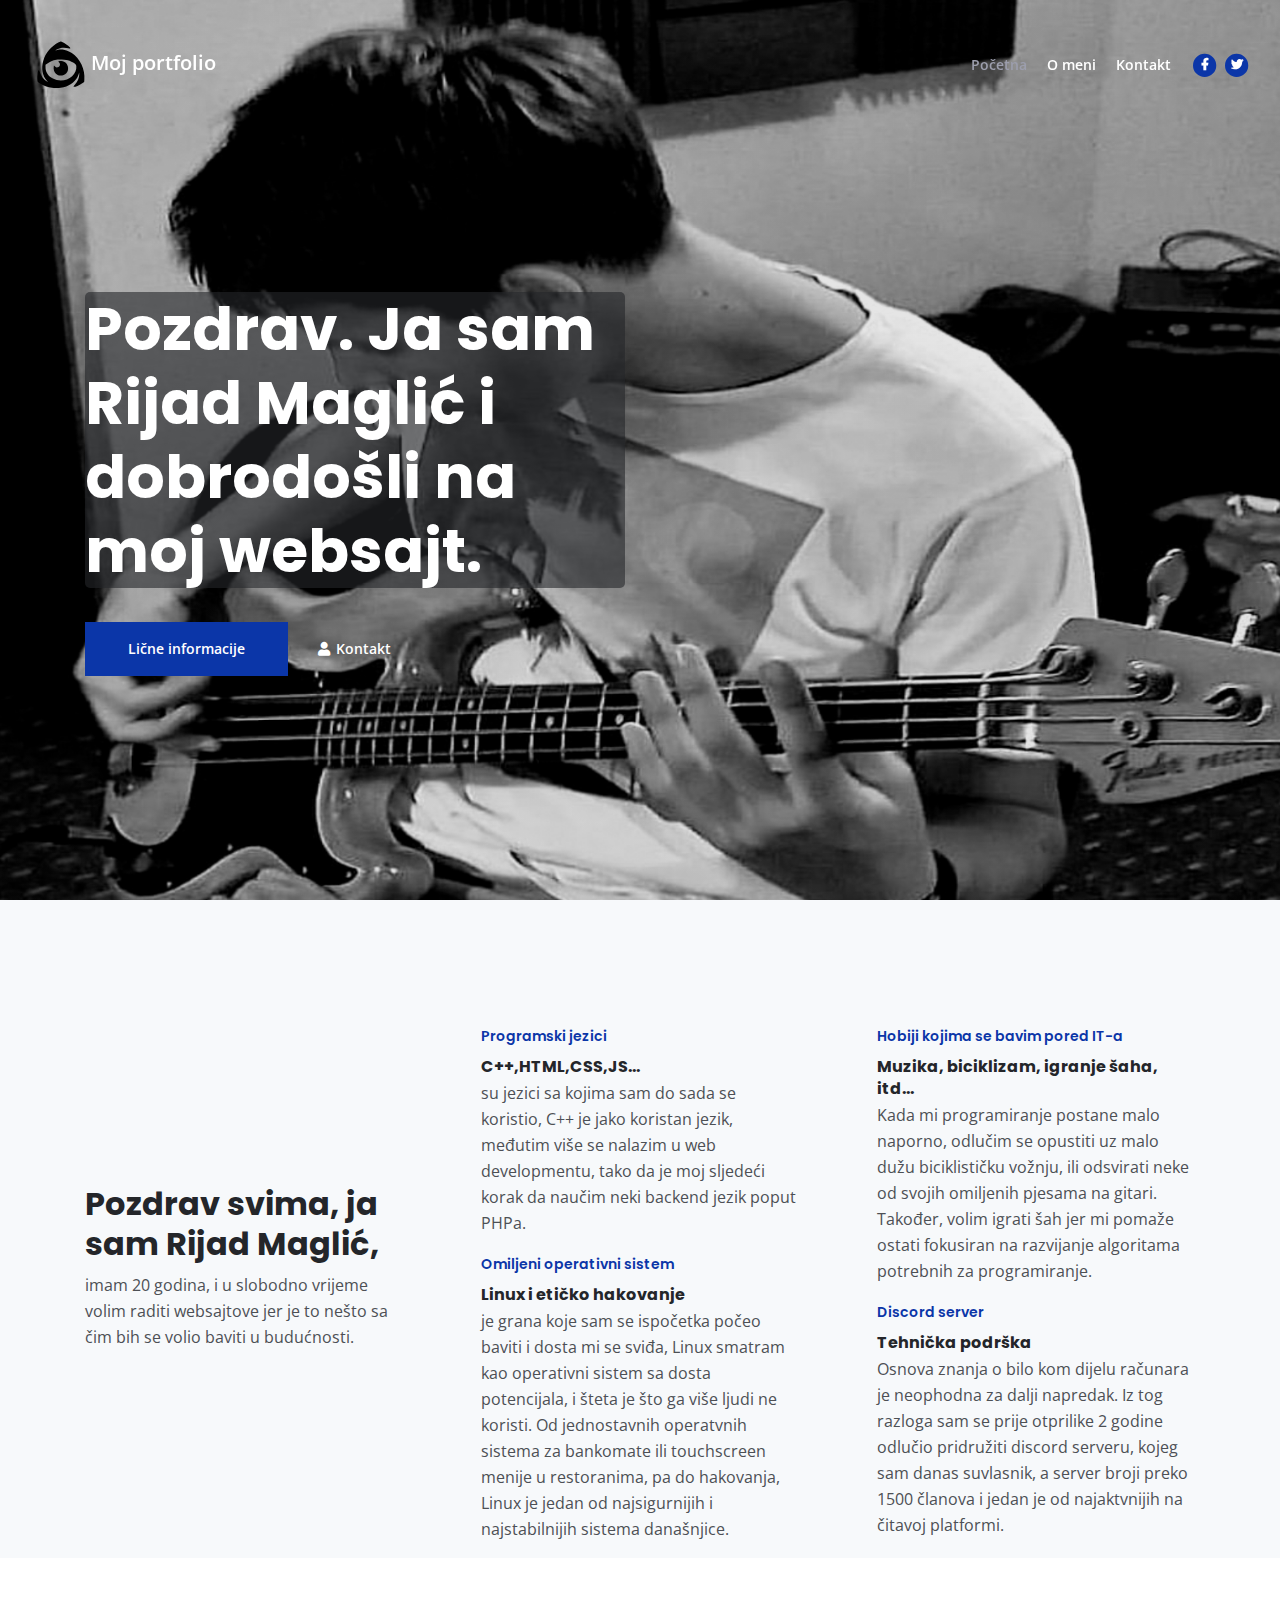
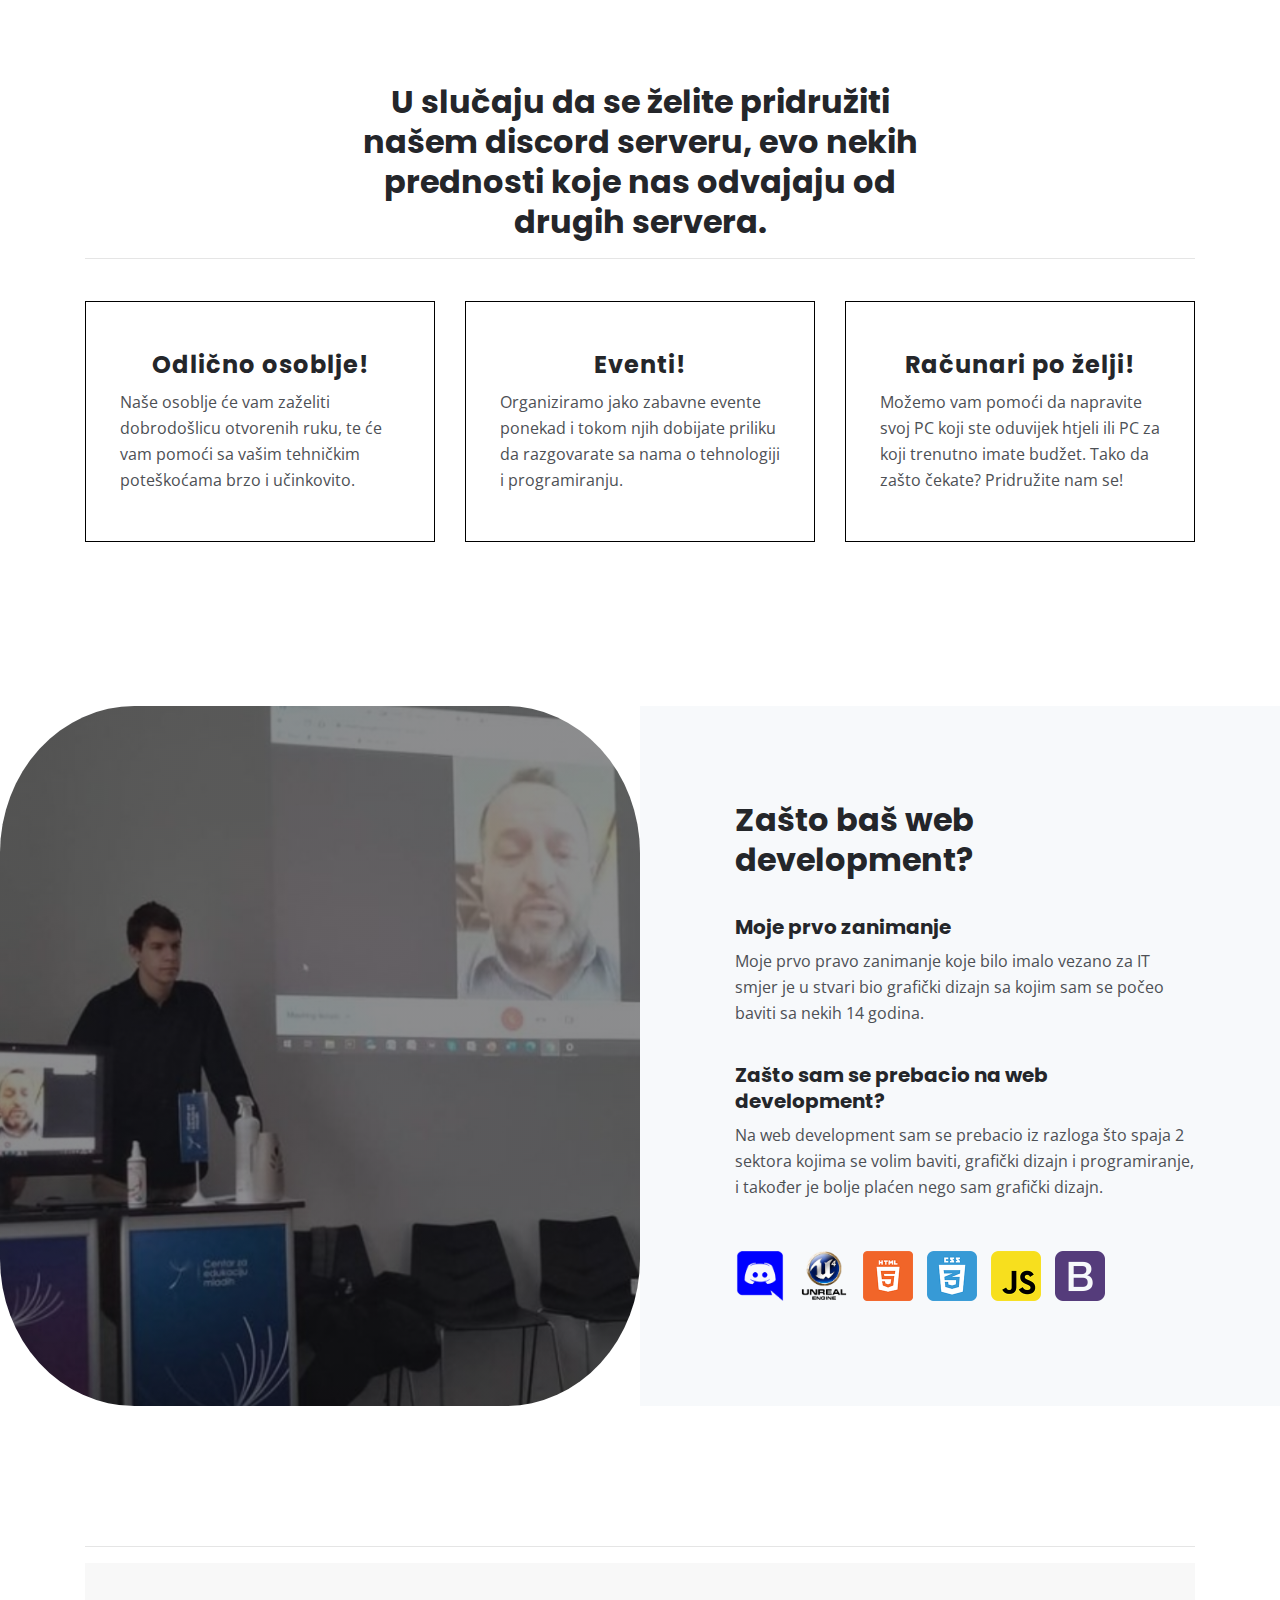
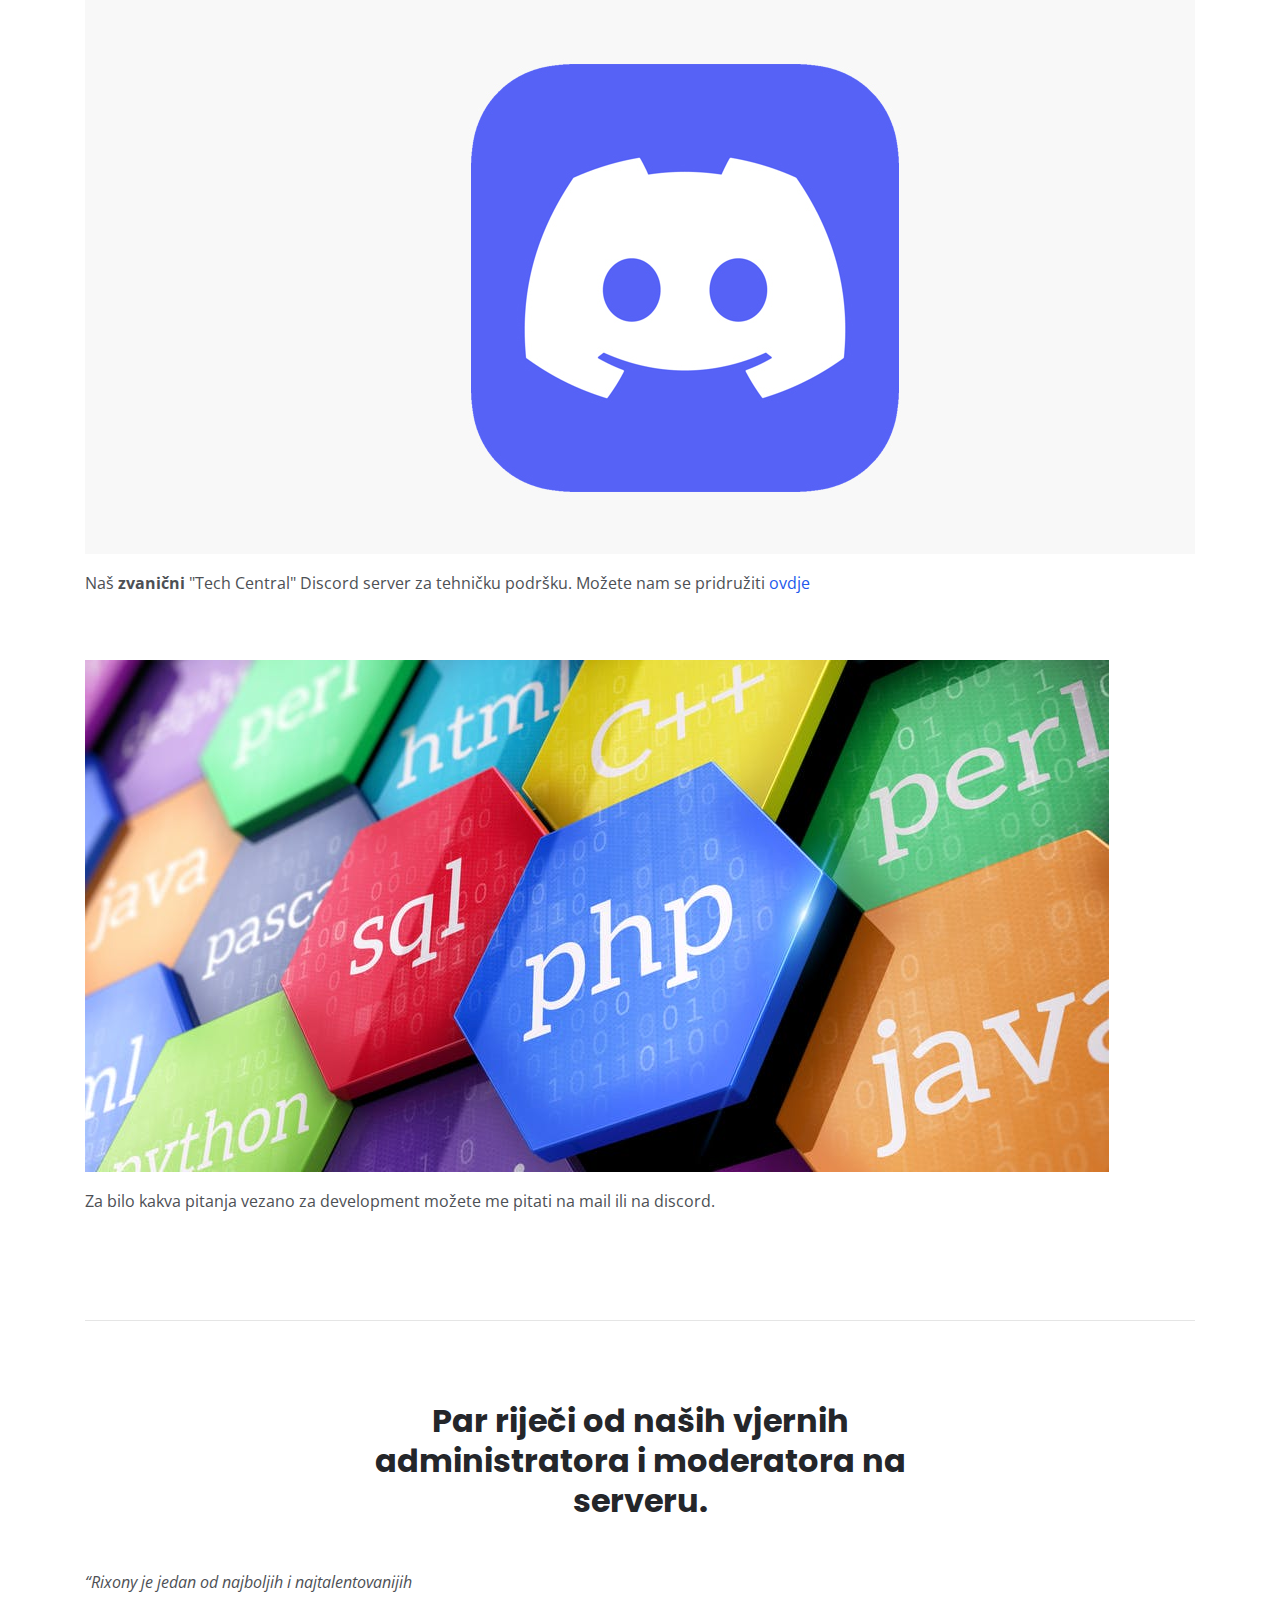
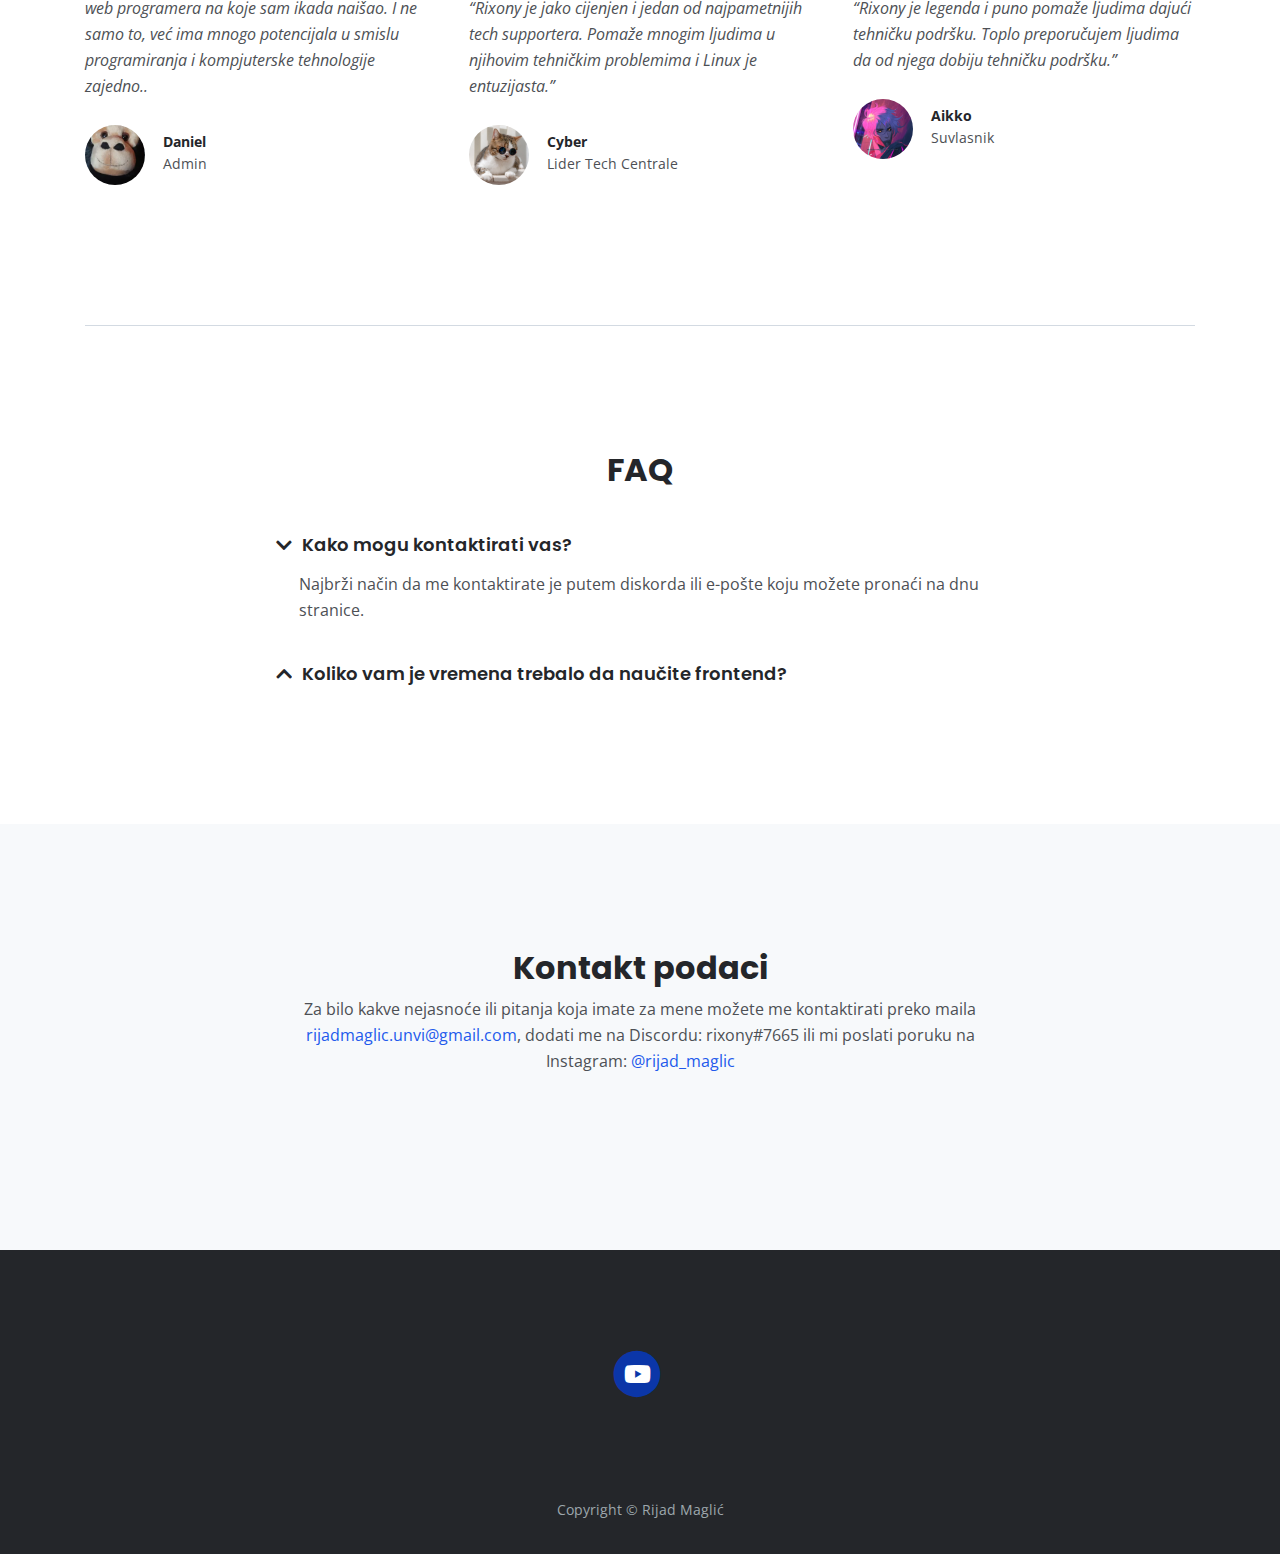
<file: site-v3/index.html>
<!DOCTYPE html>
<html lang="en">
<head>
    <meta charset="utf-8">
    <meta name="viewport" content="width=device-width, initial-scale=1, shrink-to-fit=no">
    
    <meta name="author" content="rixony">



    <title>Rijadov Forum</title>
    
    <link rel="preconnect" href="https://fonts.gstatic.com">
    <link href="https://fonts.googleapis.com/css2?family=Open+Sans:ital,wght@0,400;0,600;0,700;1,400&family=Poppins:wght@600&display=swap" rel="stylesheet">
    <link href="css/bootstrap.css" rel="stylesheet">
    <link href="css/fontawesome-all.css" rel="stylesheet">
	<link href="css/styles.css" rel="stylesheet">
	

    <link rel="icon" href="images/favicon.ico">
</head>
<body data-spy="scroll" data-target=".fixed-top">
    

    <nav class="navbar navbar-expand-lg fixed-top navbar-dark">
        <div class="container">
     
            <a class="navbar-brand logo-image" href="index.html"><img src="images/logo.svg">Moj portfolio </a>  


            <button class="navbar-toggler p-0 border-0" type="button" data-toggle="offcanvas">
                <span class="navbar-toggler-icon"></span>
            </button>

            <div class="navbar-collapse offcanvas-collapse" id="navbarsExampleDefault">
                <ul class="navbar-nav ml-auto">
                    <li class="nav-item">
                        <a class="nav-link page-scroll" href="#header">Početna   <span class="sr-only">(current)</span></a>
                    </li>
                    <li class="nav-item">
                        <a class="nav-link page-scroll" href="#about">O meni</a>
                        </li>

                
                    
                    <li class="nav-item">
                        <a class="nav-link page-scroll" href="#contact">Kontakt</a>
                    </li>
                </ul>
                <span class="nav-item social-icons">
                    <span class="fa-stack">
                        <a href="https://www.facebook.com/rijad.maglic.77">
                            <i class="fas fa-circle fa-stack-2x"></i>
                            <i class="fab fa-facebook-f fa-stack-1x"></i>
                        </a>
                    </span>
                    <span class="fa-stack">
                        <a href="https://twitter.com/rixony3">
                            <i class="fas fa-circle fa-stack-2x"></i>
                            <i class="fab fa-twitter fa-stack-1x"></i>
                        </a>
                    </span>
                </span>
            </div> 
        </div>
    </nav> 



    <header id="header" class="header">
        <div class="container">
            <div class="row">
                <div class="col-lg-6">
                    <div class="text-container">
                        <h1 class="h1-large">Pozdrav. Ja sam Rijad Maglić i dobrodošli na moj websajt.</h1>
                        <a class="btn-solid-lg page-scroll" href="#about">Lične informacije</a>
                        <a class="btn-outline-lg page-scroll" href="#contact"><i class="fas fa-user"></i>Kontakt</a>
                    </div> 
                </div> 
            </div> 
        </div> 
    </header> 


    <div id="about" class="basic-1 bg-gray">
        <div class="container">
            <div class="row">
                <div class="col-lg-4">
                    <div class="text-container first">
                        <h2>Pozdrav svima, ja sam Rijad Maglić,</h2>
                        <p>imam 20 godina, i u slobodno vrijeme volim raditi websajtove jer je to nešto sa čim bih se volio baviti u budućnosti.</p>
                    </div> 
                </div> 
                <div class="col-lg-4">
                    <div class="text-container second">
                        <div class="time">Programski jezici</div>
                        <h6>C++,HTML,CSS,JS...</h6>
                        <p>su jezici sa kojima sam do sada se koristio, C++ je jako koristan jezik, međutim više se nalazim u web developmentu, tako da je moj sljedeći korak da naučim neki backend jezik poput PHPa.</p>
                        <div class="time">Omiljeni operativni sistem</div>
                        <h6>Linux i etičko hakovanje</h6>
                        <p>je grana koje sam se ispočetka počeo baviti i dosta mi se sviđa, Linux smatram kao operativni sistem sa dosta potencijala, i šteta je što ga više ljudi ne koristi. Od jednostavnih operatvnih sistema za bankomate ili touchscreen menije u restoranima, pa do hakovanja, Linux je jedan od najsigurnijih i najstabilnijih sistema današnjice.</p>
                    </div> 
                </div> 
                <div class="col-lg-4">  
                    <div class="text-container third">
                        <div class="time">Hobiji kojima se bavim pored IT-a</div>
                        <h6>Muzika, biciklizam, igranje šaha, itd...</h6>
                        <p>Kada mi programiranje postane malo naporno, odlučim se opustiti uz malo dužu biciklističku vožnju, ili odsvirati neke od svojih omiljenih pjesama na gitari. Također, volim igrati šah jer mi pomaže ostati fokusiran na razvijanje algoritama potrebnih za programiranje.</p>
                        <div class="time">Discord server</div>
                        <h6>Tehnička podrška</h6>
                        <p>Osnova znanja o bilo kom dijelu računara je neophodna za dalji napredak. Iz tog razloga sam se prije otprilike 2 godine odlučio pridružiti discord serveru, kojeg sam danas suvlasnik, a server broji preko 1500 članova i jedan je od najaktvnijih na čitavoj platformi.</p>
                    </div> 
                </div> 
            </div> 
        </div> 
    </div>


    <div id="services" class="basic-2">
        <div class="container">
            <div class="row">
                <div class="col-lg-12">
                    <h2 class="h2-heading">U slučaju da se želite pridružiti našem discord serveru, evo nekih prednosti koje nas odvajaju od drugih servera.</h2>
                <hr>
                    &nbsp;
                </div> 
            </div> 
            <div class="row">
                <div class="col-lg-4">
                    <div class="text-box">
                        <i class="far fa-gem"></i>
                        <h4>Odlično osoblje!</h4>
                        <p>Naše osoblje će vam zaželiti dobrodošlicu otvorenih ruku, te će vam pomoći sa vašim tehničkim poteškoćama brzo i učinkovito.</p>
                    </div> 
                </div>
                <div class="col-lg-4">
                    <div class="text-box">
                        <i class="fas fa-code"></i>
                        <h4>Eventi!</h4>
                        <p>Organiziramo jako zabavne evente ponekad i tokom njih dobijate priliku da razgovarate sa nama o tehnologiji i programiranju.</p>
                    </div> 
                </div> 
                <div class="col-lg-4">
                    <div class="text-box">
                        <i class="fas fa-tv"></i>
                        <h4>Računari po želji!</h4>
                        <p>Možemo vam pomoći da napravite svoj PC koji ste oduvijek htjeli ili PC za koji trenutno imate budžet. Tako da zašto čekate? Pridružite nam se!</p>
                    </div> 
                </div> 
            </div> 
        </div> 
    </div> 



	<div class="split">
		<div class="area-1">
		</div><div class="area-2 bg-gray">
            <div class="container">    
                <div class="row">
                    <div class="col-lg-12">     
                        
                        <div class="text-container">
                            <br>
                            <br>
                            <br>
                        
                            <h2>Zašto baš web development?</h2>
                            <br>
                            <h5>Moje prvo zanimanje</h5>
                            <p>Moje prvo pravo zanimanje koje bilo imalo vezano za IT smjer je u stvari bio grafički dizajn sa kojim sam se počeo baviti sa nekih 14 godina.</p>
                            <h5>Zašto sam se prebacio na web development?</h5>
                            <p>Na web development sam se prebacio iz razloga što spaja 2 sektora kojima se volim baviti, grafički dizajn i programiranje, i također je bolje plaćen nego sam grafički dizajn.</p>
                            
                            <div class="icons-container">
                                <img src="images/discord1.png">
                                <img src="images/ue.png">
                                <img src="images/html.png">
                                <img src="images/css.png">
                                <img src="images/javascript.png">
                                <img src="images/bootstrap.png">
                            </div> 
                        </div> 

                    </div> 
                </div> 
            </div> 
		</div> 
    </div>


    <div id="projects" class="basic-3">
        <div class="container">
            
                    <hr>
             
            <div class="row">
                <div class="col-lg-12">
                    <div class="text-container">
                        <div class="image-container">
                                <img class="img-fluid" src="images/discord2.jpg">
                            </a>
                        </div> 
                        <p>Naš <strong>zvanični </strong> "Tech Central" Discord server za tehničku podršku. Možete nam se pridružiti <a class="blue" href="https://discord.gg/NsXD4rSjwF">ovdje</a></p>
                    </div> 
                    <div class="text-container">
                        <div class="image-container">
                                <img class="img-fluid" src="images/proglang.jpg">
                            </a>
                        </div> 
                        <p>Za bilo kakva pitanja vezano za development možete me pitati na mail ili na discord. </p>
                    </div> 
   <br>
   <hr>
               
                </div> 
            </div> 
        </div> 
    </div> 



   
    <div class="cards-1">
        <div class="container">
            <div class="row">
                <div class="col-lg-12">
                    <h2 class="h2-heading">Par riječi od naših vjernih administratora i moderatora na serveru.</h2>
                </div> 
            </div> 
            <div class="row">
                <div class="col-lg-12">
                    
                
                    <div class="card">
                        <div class="card-body">
                            <p class="testimonial-text">“Rixony je jedan od najboljih i najtalentovanijih web programera na koje sam ikada naišao. I ne samo to, već ima mnogo potencijala u smislu programiranja i kompjuterske tehnologije zajedno..</p>
                            <div class="details">
                                <img src="images/member1.jpg">
                                <div class="text">
                                    <div class="testimonial-author">Daniel</div>
                                    <div class="occupation">Admin</div>
                                </div> 
                            </div> 
                        </div>
                    </div>
                   
                    <div class="card">
                        <div class="card-body">
                            <br>
                            <p class="testimonial-text">“Rixony je jako cijenjen i jedan od najpametnijih tech supportera. Pomaže mnogim ljudima u njihovim tehničkim problemima i Linux je entuzijasta.”</p>
                            <div class="details">
                                <img src="images/member2.jpg">
                                <div class="text">
                  
                                    <div class="testimonial-author">Cyber</div>
                                    <div class="occupation">Lider Tech Centrale</div>
                                </div> 
                            </div> 
                        </div>
                    </div>
                    
                    <div class="card">
                        <div class="card-body">
                            <br>
                            <p class="testimonial-text">“Rixony je legenda i puno pomaže ljudima dajući tehničku podršku. Toplo preporučujem ljudima da od njega dobiju tehničku podršku.”</p>
                            <div class="details">
                                <img src="images/member3.jpg">
                                <div class="text">
                                    <div class="testimonial-author">Aikko</div>
                                    <div class="occupation">Suvlasnik</div>
                                </div> 
                            </div> 
                        </div>
                    </div>
            
                </div> 
            </div> 
        </div> 
    </div> 
   
    <div class="container">
        <div class="row">
            <div class="col-lg-12">
                <hr class="section-divider">
            </div> 
        </div> 
    </div> 


    <div class="accordion-1">
        <div class="container">
            <div class="row">
                <div class="col-lg-12">
                    <h2 class="h2-heading">FAQ</h2>
                </div> 
            </div> 
            <div class="row">
                <div class="col-lg-12">

                    <div class="accordion" id="accordionExample">
                        <div class="card">
                            <div class="card-header" id="headingOne">
                                <button class="btn btn-link btn-block text-left" type="button" data-toggle="collapse" data-target="#collapseOne" aria-expanded="true" aria-controls="collapseOne">
                                    Kako mogu kontaktirati vas?
                                </button>
                            </div>
                            <div id="collapseOne" class="collapse show" aria-labelledby="headingOne" data-parent="#accordionExample">
                                <div class="card-body">
                                    Najbrži način da me kontaktirate je putem diskorda ili e-pošte koju možete pronaći na dnu stranice.
                                </div>
                            </div>
                        </div>
                        <div class="card">
                            <div class="card-header" id="headingTwo">
                                <button class="btn btn-link btn-block text-left collapsed" type="button" data-toggle="collapse" data-target="#collapseTwo" aria-expanded="false" aria-controls="collapseTwo">
                                    Koliko vam je vremena trebalo da naučite frontend?
                                </button>
                            </div>
                            <div id="collapseTwo" class="collapse" aria-labelledby="headingTwo" data-parent="#accordionExample">
                                <div class="card-body">
                                    Trebalo mi je oko 2 godine da u potpunosti naučim i razumijem potrebne jezike koji su potrebni za frontend.
                                </div>
                            </div>
                        </div>

                                </div>
                            </div>
                        </div>
                    </div> 

                </div> 
            </div> 
        </div> 
    </div> 
    
    <div id="contact" class="form-1 bg-gray">
        <div class="container">
            <div class="row">
                <div class="col-lg-12">
                    <h2>Kontakt podaci</h2>
                    <p class="p-heading">Za bilo kakve nejasnoće ili pitanja koja imate za mene možete me kontaktirati preko maila <a class="blue no-line" href="mailto:rijadmaglic.unvi@gmail.com">rijadmaglic.unvi@gmail.com</a>, dodati me na Discordu: rixony#7665 ili mi poslati poruku na Instagram:<a class="blue no-line" href="https://www.instagram.com/rijad_maglic/"> @rijad_maglic</a></p>
                </div> 
            </div>
            <div class="row">
                <div class="col-lg-12">

          


                </div> 
            </div> 
        </div> 
    </div> 
    
    <div class="footer bg-gray">
        <div class="container">
            <div class="row">
                <div class="col-lg-12">
                    <div class="social-container">
                        <span class="fa-stack">
                            <a href="https://www.youtube.com/channel/UCnweUhoudHMdN5M7pZlEVXw">
                                <i class="fas fa-circle fa-stack-2x"></i>
                                <i class="fab fa-youtube fa-stack-1x"></i>
                            </a>
                        </span>
                    </div> 
                </div> 
            </div> 
        </div> 
    </div> 
  
    <div class="copyright bg-gray">
        <div class="container">
            <div class="row">
                <div class="col-lg-12">
                    <p class="p-small">Copyright © <a class="no-line" href="https://www.rijad.cf">Rijad Maglić</a></p>
                </div> 
            </div> 
        </div> 

     
    
 
    <script src="js/jquery.min.js"></script> 
    <script src="js/bootstrap.min.js"></script>
    <script src="js/jquery.easing.min.js"></script> 
    <script src="js/scripts.js"></script> 
</body>
</html>
</file>
<file: site-v3/css/styles.css>
body,
html {
    width: 100%;
	height: 100%;
}

body, p {
	color: #4d5055; 
	font: 400 1rem/1.625rem "Open Sans", sans-serif;
}

h1 {
	color: #24262a;
	font-weight: 700;
	font-size: 2.5rem;
	line-height: 3.25rem;
	font-family: "Poppins"
}

h2 {
	color: #24262a;
	font-weight: 700;
	font-size: 2rem;
	line-height: 2.5rem;
	font-family: "Poppins"
}

h3 {
	color: #24262a;
	font-weight: 700;
	font-size: 1.75rem;
	line-height: 2.25rem;
	font-family: "Poppins"
}

h4 {
	color: #24262a;
	font-weight: 700;
	font-size: 1.5rem;
	line-height: 2rem;
	font-family: "Poppins";
	text-align	: center;
}

h5 {
	color: #24262a;
	font-weight: 700;
	font-size: 1.25rem;
	line-height: 1.625rem;
	font-family: "Poppins"
}

h6 {
	color: #24262a;
	font-weight: 700;
	font-size: 1rem;
	line-height: 1.375rem;
	font-family: "Poppins"
}

.p-large {
	font-size: 1.125rem;
	line-height: 1.75rem;
}

.p-small {
	font-size: 0.875rem;
	line-height: 1.5rem;
}

.testimonial-text {
	font-style: italic;
}

.testimonial-author {
	font-weight: 700;
	font-size: 1rem;
	line-height: 1.5rem;
}

.li-space-lg li {
	margin-bottom: 0.5rem;
}

a {
	color: #4d5055;
	text-decoration: underline;
}

a:hover {
	color: #4d5055;
	text-decoration: underline;
}

.no-line {
	text-decoration: none;
}

.no-line:hover {
	text-decoration: none;
}

.blue {
	color: #2259ec;
}

.bg-gray {
	background-color: #f7f9fb;
}

.section-divider {
	display: block;
	height: 1px;
	margin: 0;
	border: none;
	background-color: #d3dae2;
}

.btn-solid-reg {
	display: inline-block;
	padding: 1.375rem 2.25rem 1.375rem 2.25rem;
	border: 1px solid #0b36a8;
	background-color: #0b36a8;
	color: #ffffff;
	font-weight: 600;
	font-size: 0.875rem;
	line-height: 0;
	text-decoration: none;
	transition: all 0.2s;
}

.btn-solid-reg:hover {
	background-color: transparent;
	color: #0b36a8; 
	text-decoration: none;
}

.btn-solid-lg {
	display: inline-block;
	padding: 1.625rem 2.625rem 1.625rem 2.625rem;
	border: 1px solid #0b36a8;
	background-color: #0b36a8;
	color: #ffffff;
	font-weight: 600;
	font-size: 0.875rem;
	line-height: 0;
	text-decoration: none;
	transition: all 0.2s;
}

.btn-solid-lg:hover {
	background-color: transparent;
	color: #0b36a8; 
	text-decoration: none;
}

.btn-outline-reg {
	display: inline-block;
	padding: 1.375rem 2.25rem 1.375rem 2.25rem;
	border: 1px solid #24262a;
	background-color: transparent;
	color: #24262a;
	font-weight: 600;
	font-size: 0.875rem;
	line-height: 0;
	text-decoration: none;
	transition: all 0.2s;
}

.btn-outline-reg:hover {
	background-color: #24262a;
	color: #ffffff;
	text-decoration: none;
}

.btn-outline-lg {
	display: inline-block;
	padding: 1.625rem 2.625rem 1.625rem 2.625rem;
	border: 1px solid #24262a;
	background-color: transparent;
	color: #24262a;
	font-weight: 600;
	font-size: 0.875rem;
	line-height: 0;
	text-decoration: none;
	transition: all 0.2s;
}

.btn-outline-lg:hover {
	background-color: #24262a;
	color: #ffffff;
	text-decoration: none;
}

.btn-outline-sm {
	display: inline-block;
	padding: 1rem 1.5rem 1rem 1.5rem;
	border: 1px solid #24262a;
	background-color: transparent;
	color: #24262a;
	font-weight: 600;
	font-size: 0.875rem;
	line-height: 0;
	text-decoration: none;
	transition: all 0.2s;
}

.btn-outline-sm:hover {
	background-color: #24262a;
	color: #ffffff;
	text-decoration: none;
}

.form-group {
	position: relative;
	margin-bottom: 1.25rem;
}

.label-control {
	position: absolute;
	top: 0.875rem;
	left: 1.5rem;
	color: #7d838a;
	opacity: 1;
	font-size: 0.875rem;
	line-height: 1.375rem;
	cursor: text;
	transition: all 0.2s ease;
}

.form-control-input:focus + .label-control,
.form-control-input.notEmpty + .label-control,
.form-control-textarea:focus + .label-control,
.form-control-textarea.notEmpty + .label-control {
	top: 0.125rem;
	color: #4d5055;
	opacity: 1;
	font-size: 0.75rem;
	font-weight: 700;
}

.form-control-input,
.form-control-select {
	display: block; 
	width: 100%;
	padding-top: 1.125rem;
	padding-bottom: 0.125rem;
	padding-left: 1.5rem;
	border: 1px solid #cbcbd1;
	background-color: #ffffff;
	color: #4d5055;
	font-size: 0.875rem;
	line-height: 1.875rem;
	transition: all 0.2s;
	-webkit-appearance: none; 
}

.form-control-select {
	padding-top: 0.5rem;
	padding-bottom: 0.5rem;
	height: 3.25rem;
	color: #7d838a;
}

select {
    -webkit-appearance: none;
	-moz-appearance: none;
	-ms-appearance: none;
    -o-appearance: none;
    appearance: none;
    background-image: url('../images/down-arrow.png');
    background-position: 96% 50%;
    background-repeat: no-repeat;
    outline: none;
}

.form-control-textarea {
	display: block; 
	width: 100%;
	height: 14rem; 
	padding-top: 1.5rem;
	padding-left: 1.3125rem;
	border: 1px solid #cbcbd1;
	background-color: #ffffff;
	color: #4d5055;
	font-size: 0.875rem;
	line-height: 1.5rem;
	transition: all 0.2s;
}

.form-control-input:focus,
.form-control-select:focus,
.form-control-textarea:focus {
	border: 1px solid #a1a1a1;
	outline: none; 
}

.form-control-input:hover,
.form-control-select:hover,
.form-control-textarea:hover {
	border: 1px solid #a1a1a1;
}

.checkbox {
	font-size: 0.75rem;
	line-height: 1.25rem;
}

input[type='checkbox'] {
	vertical-align: -10%;
	margin-right: 0.5rem;
}

.form-control-submit-button {
	display: inline-block;
	width: 100%;
	height: 3.25rem;
	border: 1px solid #0b36a8;
	border-radius: 32px;
	background-color: #0b36a8;
	color: #ffffff;
	font-weight: 600;
	font-size: 0.875rem;
	line-height: 0;
	cursor: pointer;
	transition: all 0.2s;
}

.form-control-submit-button:hover {
	border: 1px solid #24262a;
	background-color: transparent;
	color: #24262a;
}



.navbar {
	background-color: #24262a;
	font-weight: 600;
	font-size: 0.875rem;
	line-height: 0.875rem;
	box-shadow: 0 1px 6px 0 rgba(0, 0, 0, 0.025);
}

.navbar .navbar-brand {
	padding-top: 0.125rem;
	padding-bottom: 0.125rem;
}

.navbar .logo-image img {
    width: 60px;
	height: 70px;
	text-decoration: none;
}

.navbar .logo-text {
	color: #ffffff;
	font-weight: 700;
	font-size: 1.875rem;
	line-height: 1rem;
	text-decoration: none;
}

.offcanvas-collapse {
	position: fixed;
	top: 3.25rem; 
	bottom: 0;
	left: 100%;
	width: 100%;
	padding-right: 1rem;
	padding-left: 1rem;
	overflow-y: auto;
	visibility: hidden;
	background-color: #24262a;
	transition: visibility .3s ease-in-out, -webkit-transform .3s ease-in-out;
	transition: transform .3s ease-in-out, visibility .3s ease-in-out;
	transition: transform .3s ease-in-out, visibility .3s ease-in-out, -webkit-transform .3s ease-in-out;
}

.offcanvas-collapse.open {
	visibility: visible;
	-webkit-transform: translateX(-100%);
	transform: translateX(-100%);
}

.navbar .navbar-nav {
	margin-top: 0.75rem;
	margin-bottom: 0.5rem;
}

.navbar .nav-item .nav-link {
	padding-top: 0.625rem;
	padding-bottom: 0.625rem;
	color: #ffffff;
	text-decoration: none;
	transition: all 0.2s ease;
}

.navbar .nav-item.dropdown.show .nav-link,
.navbar .nav-item .nav-link:hover,
.navbar .nav-item .nav-link.active {
	color: #9c9ead;
}


.navbar .dropdown .dropdown-menu {
	animation: fadeDropdown 0.2s; 
}

@keyframes fadeDropdown {
    0% {
        opacity: 0;
    }

    100% {
        opacity: 1;
	}
}

.navbar .dropdown-menu {
	margin-top: 0.5rem;
	margin-bottom: 0.5rem;
	border: none;
	background-color: #24262a;
}

.navbar .dropdown-item {
	padding-top: 0.5rem;
	padding-bottom: 0.5rem;
	color: #ffffff;
	font-weight: 600;
	font-size: 0.875rem;
	line-height: 0.875rem;
	text-decoration: none;
}

.navbar .dropdown-item:hover {
	background-color: #24262a;
	color: #9c9ead;
}

.navbar .dropdown-divider {
	width: 100%;
	height: 1px;
	margin: 0.5rem auto 0.5rem auto;
	border: none;
	background-color: #505050;
}


.navbar .fa-stack {
	width: 2em;
	margin-right: 0.25rem;
	font-size: 0.75rem;
}

.navbar .fa-stack-2x {
	color: #0b36a8;
	transition: all 0.2s ease;
}

.navbar .fa-stack-1x {
	color: #ffffff;
	transition: all 0.2s ease;
}

.navbar .fa-stack:hover .fa-stack-2x {
	color: #ffffff;
}

.navbar .fa-stack:hover .fa-stack-1x {
	color: #0b36a8;
}

.navbar .navbar-toggler {
	padding: 0;
	border: none;
	font-size: 1.25rem;
}



.header {
	padding-top: 7rem;
	padding-bottom: 5.5rem;
	background: linear-gradient(rgba(0, 0, 0, 0.1), rgba(0, 0, 0, 0.1)), url('../images/header-background.jpg') center center no-repeat;
	background-size: cover;
	text-align: center;
}

.header .h1-large {
	margin-bottom: 1.75rem;
	background-color: rgb(36, 38, 42, 0.6);
	color:#ffffff;
border-radius:5px
	
}

.header .btn-solid-lg:hover {
	border: 1px solid #ffffff;
	color: #ffffff;
}

.header .btn-outline-lg {
	padding: 1.625rem 1.625rem 1.625rem 1.625rem;
	border: none;
	color: #ffffff;
}

.header .btn-outline-lg:hover {
	background: transparent;
	color: #9c9ead;
	text-decoration: none;
}

.header .btn-outline-lg .fas {
	margin-right: 0.375rem;
}



.basic-1 {
	padding-top: 7.75rem;
}

.basic-1 .text-container {
	margin-bottom: 1rem;
}

.basic-1 .time {
	margin-bottom: 0.5rem;
	color: #0b36a8;
	font-weight: 600;
	font-size: 0.875rem;
	line-height: 1.5rem;
	font-family: "Poppins";
}

.basic-1 h6 {
	margin-bottom: 0.125rem;
}



.basic-2 {
	padding-top: 7.75rem;
	padding-bottom: 5.25rem;
}

.basic-2 .h2-heading {
	margin-bottom: 0.75rem;
	text-align: center;
}

.basic-2 .p-heading {
	margin-bottom: 4rem;
	text-align: center;
}

.basic-2 .text-box {
	margin-bottom: 5rem;
	padding: 0rem 0rem 2rem 0rem;
	border: 1px solid #000000;
}

.basic-2 .fas,
.basic-2 .far {
	margin-bottom: 1.75rem;
	color: #0b0ea8;
	font-size: 0rem;
}

.basic-2 h4 {
	letter-spacing: 1px;
}



.split .area-1 {
	height: 250px;
	background: linear-gradient(to bottom right, rgba(25, 26, 29, 0.5), rgba(25, 26, 29, 0.5)), url('../images/coding1.jpg') center center no-repeat;
	background-size: cover;
	border-radius: 21%;
}

.split .area-2 {
	padding-top: 1rem;
	padding-bottom: 5rem;
}

.split p {
	margin-bottom: 2.25rem;
}

.split .icons-container {
	margin-top: 3rem;
}

.split .icons-container img {
	width: 50px;
	margin-right: 0.625rem;
	margin-bottom: 0.75rem;
}



.basic-3 {
	padding-top: 7.75rem;
	padding-bottom: 1rem;
}

.basic-3 .h2-heading {
	margin-bottom: 0.75rem;
	text-align: center;
}

.basic-3 .p-heading {
	margin-bottom: 4rem;
	text-align: center;
}

.basic-3 .text-container {
	margin-bottom: 4rem;
}

.basic-3 .image-container {
	margin-bottom: 1rem;
}


.basic-3 .image-container {
	overflow: hidden;
	margin-right: auto;
	margin-left: auto;
}

.basic-3 .image-container img {
	margin: 0;
	transition: all 0.2s;
}

.basic-3 .image-container:hover img {
	-moz-transform: scale(1.1);
	-webkit-transform: scale(1.1);
	transform: scale(1.1);
} 

.basic-4 {
	padding-bottom: 1rem;
}

.basic-4 .text-container {
	margin-bottom: 4rem;
}

.basic-4 .image-container {
	margin-bottom: 1rem;
}

.basic-4 .image-container {
	overflow: hidden;
	margin-right: auto;
	margin-left: auto;
}

.basic-4 .image-container img {
	margin: 0;
	transition: all 0.2s;
}

.basic-4 .image-container:hover img {
	-moz-transform: scale(1.15);
	-webkit-transform: scale(1.15);
	transform: scale(1.15);
} 

.cards-1 {
	padding-top: 3rem;
	padding-bottom: 3.875rem;
}

.cards-1 .h2-heading {
	margin-bottom: 3rem;
	text-align: center;
}

.cards-1 .card {
	margin-bottom: 4rem;
	border: none;
}

.cards-1 .card-body {
	padding: 0;
	text-align: center;
}

.cards-1 .testimonial-text {
	margin-bottom: 1.625rem;
}

.cards-1 img {
	display: inline-block;
	width: 60px;
	margin-bottom: 0.875rem;
	border-radius: 50%;
}

.cards-1 .text {
	margin-top: 0.375rem;
}

.cards-1 .testimonial-author {
	color: #24262a;
}

.cards-1 .testimonial-author,
.cards-1 .occupation {
	font-size: 0.875rem;
	line-height: 1.375rem;
}


.accordion-1 {
	padding-top: 7.75rem;
	padding-bottom: 6.75rem;
}

.accordion-1 .h2-heading {
	margin-bottom: 2.5rem;
	text-align: center;
}

.accordion-1 .card {
	margin-bottom: 1.75rem;
	border: none;
}

.accordion-1 .card-header {
	padding: 0;
	border: none;
	background-color: transparent;
}

.accordion-1 .card button {
	padding: 0;
	color: #24262a;
	font-weight: 600;
	font-size: 1.125rem;
	line-height: 1.75rem;
	font-family: 'Poppins';
}

.accordion-1 .card button:hover {
	text-decoration: none;
}

.accordion-1 .card button:before {
	float: left;
	margin-right: 0.625rem;
	font-family: 'Font Awesome 5 Free';
	font-weight: 900;
	content: "\f078";
	transition: all 0.2s;
}

.accordion-1 .card button.collapsed:before {
	-webkit-transform: rotate(180deg);
	-moz-transform: rotate(180deg);
	transform: rotate(180deg);
} 

.accordion-1 .card-body {
	padding: 0.75rem 1.5rem 0.5rem 1.5rem;
}



.form-1 {
	padding-top: 7.75rem;
	padding-bottom: 7rem;
	text-align: center;
}

.form-1 .h2-heading {
	margin-bottom: 0.75rem;
	text-align: center;
}

.form-1 .p-heading {
	margin-bottom: 4rem;
}


.footer {
	padding-top: 6.25rem;
	padding-bottom: 4rem;
	background-color: #24262a;
	text-align: center;
}

.footer a {
	text-decoration: none;
}

.footer .fa-stack {
	width: 2em;
	margin-bottom: 1.25rem;
	margin-right: 0.375rem;
	font-size: 1.5rem;
}

.footer .fa-stack .fa-stack-1x {
    color: #ffffff;
	transition: all 0.2s ease;
}

.footer .fa-stack .fa-stack-2x {
	color: #0b36a8;
	transition: all 0.2s ease;
}

.footer .fa-stack:hover .fa-stack-1x {
	color: #0b36a8;
}

.footer .fa-stack:hover .fa-stack-2x {
    color: #ffffff;
}



.copyright {
	padding-top: 1rem;
	padding-bottom: 1rem;
	background-color: #24262a;
	text-align: center;
}

.copyright .p-small {
	color: #9da6ac;
	text-align: center;
}

.copyright a {
	color: #9da6ac;
}



a.back-to-top {
	position: fixed;
	z-index: 999;
	right: 12px;
	bottom: 12px;
	display: none;
	width: 42px;
	height: 42px;
	border-radius: 30px;
	background: #3a424d url("../images/up-arrow.png") no-repeat center 47%;
	background-size: 18px 18px;
	text-indent: -9999px;
}

a:hover.back-to-top {
	background-color: #0b36a8;
}


.ex-header {
	padding-top: 8.5rem;
	padding-bottom: 4rem;
	background-color: #24262a;
}

.ex-header h1 {
	color: #ffffff;
}

.ex-basic-1 .list-unstyled .fas {
	font-size: 0.375rem;
	line-height: 1.625rem;
}

.ex-basic-1 .list-unstyled .media-body {
	margin-left: 0.5rem;
}

.ex-basic-1 .text-box {
	padding: 1.25rem 1.25rem 0.5rem 1.25rem;
	background-color: #f7f9fb;
}

.ex-cards-1 .card {
	border: none;
	background-color: transparent;
}

.ex-cards-1 .card .fa-stack {
	width: 2em;
	font-size: 1.125rem;
}

.ex-cards-1 .card .fa-stack-2x {
	color: #0b36a8;
}

.ex-cards-1 .card .fa-stack-1x {
	color: #ffffff;
	font-weight: 700;
	line-height: 2.125rem;
}

.ex-cards-1 .card .list-unstyled .media-body {
	margin-left: 0.75rem;
}

.ex-cards-1 .card .list-unstyled .media-body h5 {
	margin-top: 0.125rem;
	margin-bottom: 0.375rem;
}



@media (min-width: 768px) {

	.header {
		padding-top: 11rem;
		padding-bottom: 9rem;
	}
	
	.basic-2 .text-box {
		padding-right: 2.125rem;
		padding-left: 2.125rem;
	}
	
	.ex-basic-1 .text-box {
		padding: 1.75rem 2rem 0.875rem 2rem;
	}
}



@media (min-width: 992px) {
	
	.h2-heading {
		width: 35.25rem;
		margin-right: auto;
		margin-left: auto;
	}

	.p-heading {
		width: 46rem;
		margin-right: auto;
		margin-left: auto;
	}
	
	.navbar {
		padding-top: 1.75rem;
		background-color: transparent;
		box-shadow: none;
		transition: all 0.2s;
	}

	.navbar.top-nav-collapse {
		padding-top: 0.5rem;
		padding-top: 0.5rem;
		background-color: #24262a;
		box-shadow: 0 3px 6px 0 rgba(0, 0, 0, 0.025);
	}

	.offcanvas-collapse {
		position: static;
		top: auto;
		bottom: auto;
		left: auto;
		width: auto;
		padding-right: 0;
		padding-left: 0;
		background-color: transparent;
		overflow-y: visible;
		visibility: visible;
	}

	.offcanvas-collapse.open {
		-webkit-transform: none;
		transform: none;
	}

	.navbar .navbar-nav {
		margin-top: 0;
		margin-bottom: 0;
	}
	
	.navbar .nav-item .nav-link {
		padding-right: 0.625rem;
		padding-left: 0.625rem;
	}

	.navbar .dropdown-menu {
		margin-top: 0.25rem;
		box-shadow: 0 3px 3px 1px rgba(0, 0, 0, 0.08);
	}

	.navbar .dropdown-divider {
		width: 90%;
	}

	.navbar .social-icons {
		margin-left: 0.5rem;
	}
	
	.navbar .fa-stack {
		margin-right: 0;
		margin-left: 0.25rem;
	}

	.header {
		padding-top: 15rem;
		padding-bottom: 14rem;
		text-align: left;
	}

	.split {
		height: 760px;
	}
	
	.split .area-1 {
		height: 100%;
		width: 50%;
		display: inline-block;
	}
	
	.split .area-2 {
		height: 100%;
		width: 50%;
		display: inline-block;
		vertical-align: top;
	}

	.split .text-container {
		width: 400px;
		margin-left: 3rem;
	}

	.cards-1 .card {
		display: inline-block;
		width: 290px;
		vertical-align: top;
	}

	.cards-1 .card:nth-of-type(3n+2) {
		margin-right: 1.5rem;
		margin-left: 1.5rem;
	}

	.cards-1 .card-body {
		text-align: left;
	}

	.cards-1 .details {
		display: flex;
		align-items: flex-start;
	}
	
	.cards-1 .details .text {
		flex-direction: column;
	}
	
	.cards-1 .details img {
		margin-right: 1.125rem;
	}
	
	.accordion-1 .accordion {
		width: 730px;
		margin-right: auto;
		margin-left: auto;
	}

	.form-1 form {
		width: 790px;
		margin-right: auto;
		margin-left: auto;
	}

	.ex-cards-1 .card {
		display: inline-block;
		width: 296px;
		vertical-align: top;
	}

	.ex-cards-1 .card:nth-of-type(3n+2) {
		margin-right: 1rem;
		margin-left: 1rem;
	}
}

@media (min-width: 1200px) {

	.h1-large {
		font-size: 3.75rem;
		line-height: 4.625rem;
	}

	.navbar .container {
		max-width: 1330px;
	}

	.header {
		padding-top: 18.25rem;
		padding-bottom: 17.25rem;
		height: 100vh;
	}
	
	.basic-1 .text-container.first {
		margin-right: 2rem;
		margin-top: 10rem;
	}

	.basic-1 .text-container.second {
		margin-right: 1rem;
		margin-left: 1rem;
	}

	.basic-1 .text-container.third {
		margin-left: 2rem;
	}

	.split {
		height: 700px;
	}

	.split .text-container {
		width: 460px;
		margin-left: 5rem;
	}

	.cards-1 .card {
		width: 338px;
	}
	
	.cards-1 .card:nth-of-type(3n+2) {
		margin-right: 2.625rem;
		margin-left: 2.625rem;
	}

	.ex-cards-1 .card {
		width: 336px;
	}

	.ex-cards-1 .card:nth-of-type(3n+2) {
		margin-right: 2.875rem;
		margin-left: 2.875rem;
	}
}

a
{
	text-decoration: none;
}
</file>
